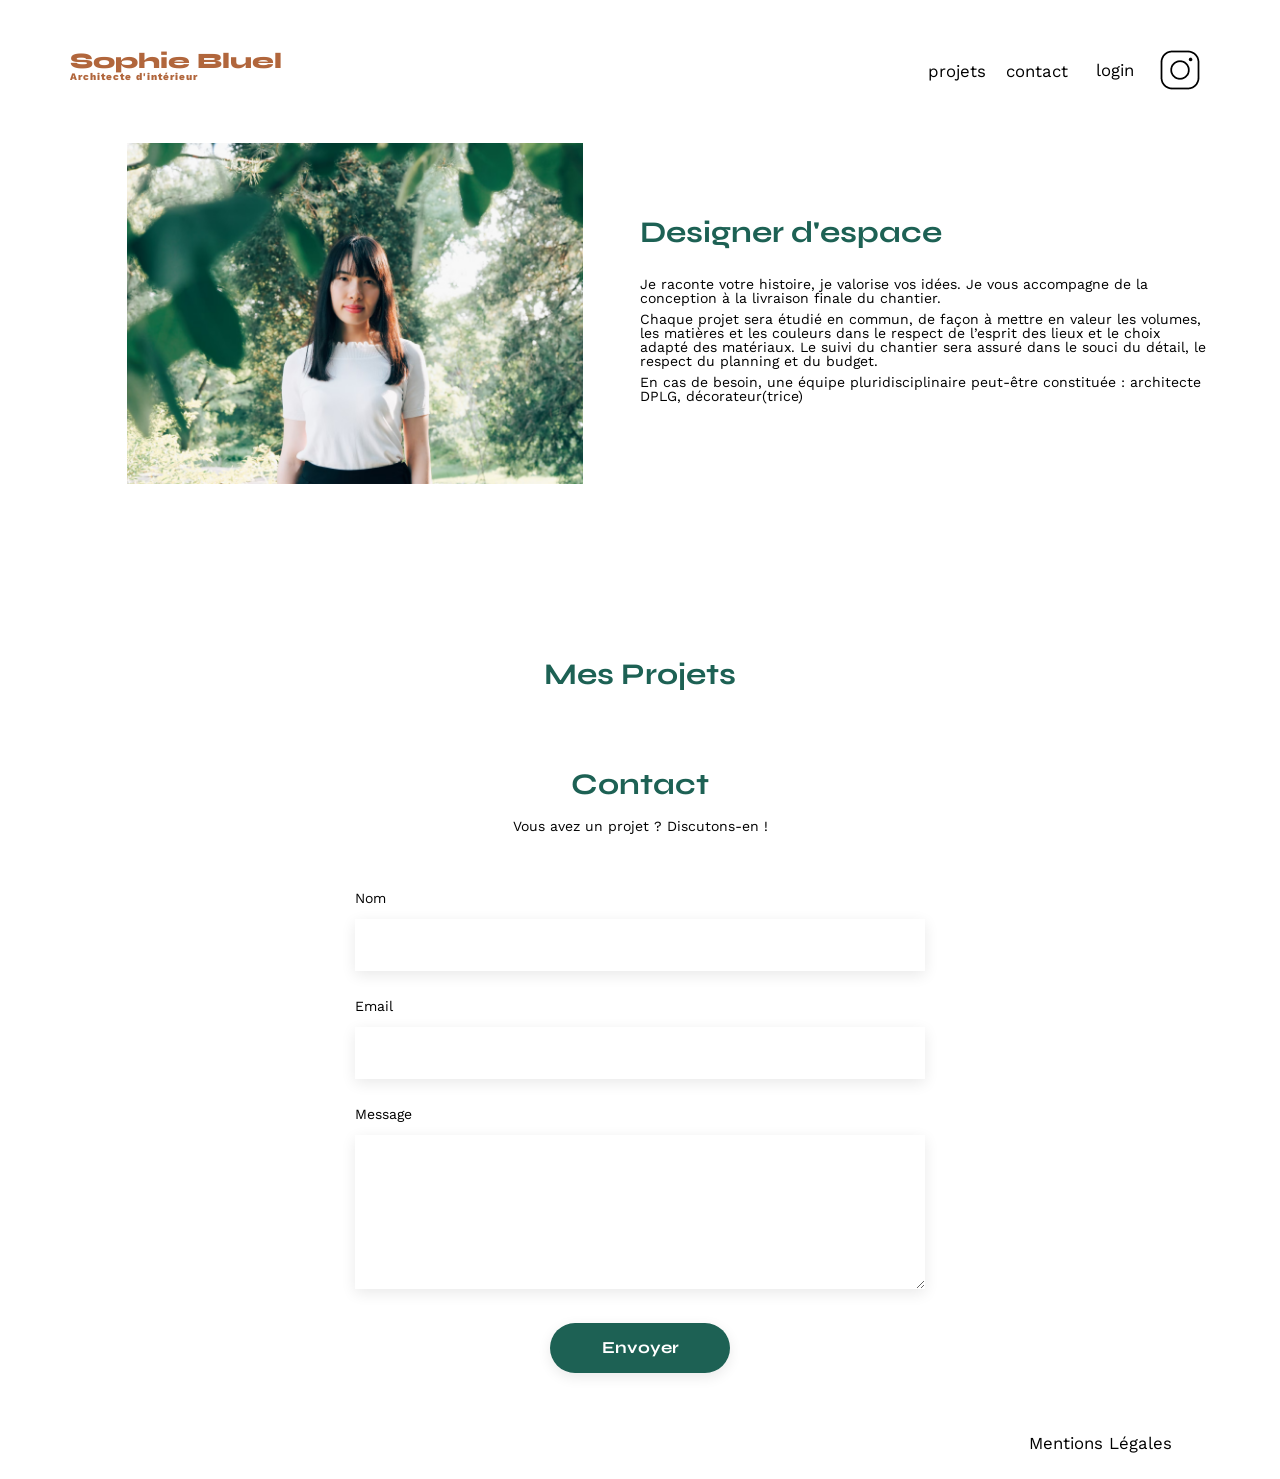
<file: FrontEnd/index.html>
<!DOCTYPE html>
<html lang="fr">

	<head>
		<meta charset="UTF-8">
		<title>Sophie Bluel - Architecte d'intérieur</title>
		<meta name="viewport" content="width=device-width, initial-scale=1.0">
		<link rel="preconnect" href="https://fonts.googleapis.com">
		<link rel="preconnect" href="https://fonts.gstatic.com" crossorigin>
		<link href="https://fonts.googleapis.com/css2?family=Syne:wght@700;800&family=Work+Sans&display=swap" rel="stylesheet">
		<meta name="description" content="">
		<link rel="stylesheet" href="assets/style.css">
		<script src="scripts/script.js" defer></script>
		<script src="scripts/contentmodal.js" defer></script>
		<link rel="stylesheet" href="https://cdnjs.cloudflare.com/ajax/libs/font-awesome/6.2.1/css/all.min.css"
        integrity="sha512-MV7K8+y+gLIBoVD59lQIYicR65iaqukzvf/nwasF0nqhPay5w/9lJmVM2hMDcnK1OnMGCdVK+iQrJ7lzPJQd1w=="
        crossorigin="anonymous" referrerpolicy="no-referrer">
	</head>

	<body>
		<header>
			<h1>Sophie Bluel <span>Architecte d'intérieur</span></h1>
			<nav>
				<ul class="nav-container">
					<a href="#projets"><li>projets</li></a>
					<a href="#contact"><li>contact</li></a>
					<a href="login.html" class="loginbouton"><li>login</li></a>
					<li><img src="./assets/icons/instagram.png" alt="Instagram"></li>
				</ul>
			</nav>
		</header>
		
		<main>

			<div class="modal-container"></div>

			<section id="introduction">
				<figure>
					<img src="./assets/images/sophie-bluel.png" alt="">
				</figure>
				<article>
					<h2>Designer d'espace</h2>
					<p>Je raconte votre histoire, je valorise vos idées. Je vous accompagne de la conception à la livraison finale du chantier.</p>
					<p>Chaque projet sera étudié en commun, de façon à mettre en valeur les volumes, les matières et les couleurs dans le respect de l’esprit des lieux et le choix adapté des matériaux. Le suivi du chantier sera assuré dans le souci du détail, le respect du planning et du budget.</p>
					<p>En cas de besoin, une équipe pluridisciplinaire peut-être constituée : architecte DPLG, décorateur(trice)</p>
				</article>
			</section>
			<section id="portfolio">
				<div class="portfolio"><h2 id="projets">Mes Projets</h2></div>

				<div class="filters">
					<!-- création dynamique des boutons pour trier par catégorie -->
				</div>

				<div class="gallery">
					<!-- insertion dynamique des images de la galerie -->
				</div>
			</section>
			<section id="contact">
				<h2>Contact</h2>
				<p>Vous avez un projet ? Discutons-en !</p>
				<form action="#" method="post">
					<label for="name">Nom</label>
					<input type="text" name="name" id="name">
					<label for="email">Email</label>
					<input type="email" name="email" id="email">
					<label for="message">Message</label>
					<textarea name="message" id="message" cols="30" rows="10"></textarea>
					<input type="submit" value="Envoyer">
				</form>
			</section>
		</main>

		<footer>
			<nav>
				<ul>
					<li>Mentions Légales</li>
				</ul>
			</nav>
		</footer>
	</body>
</html>
</file>
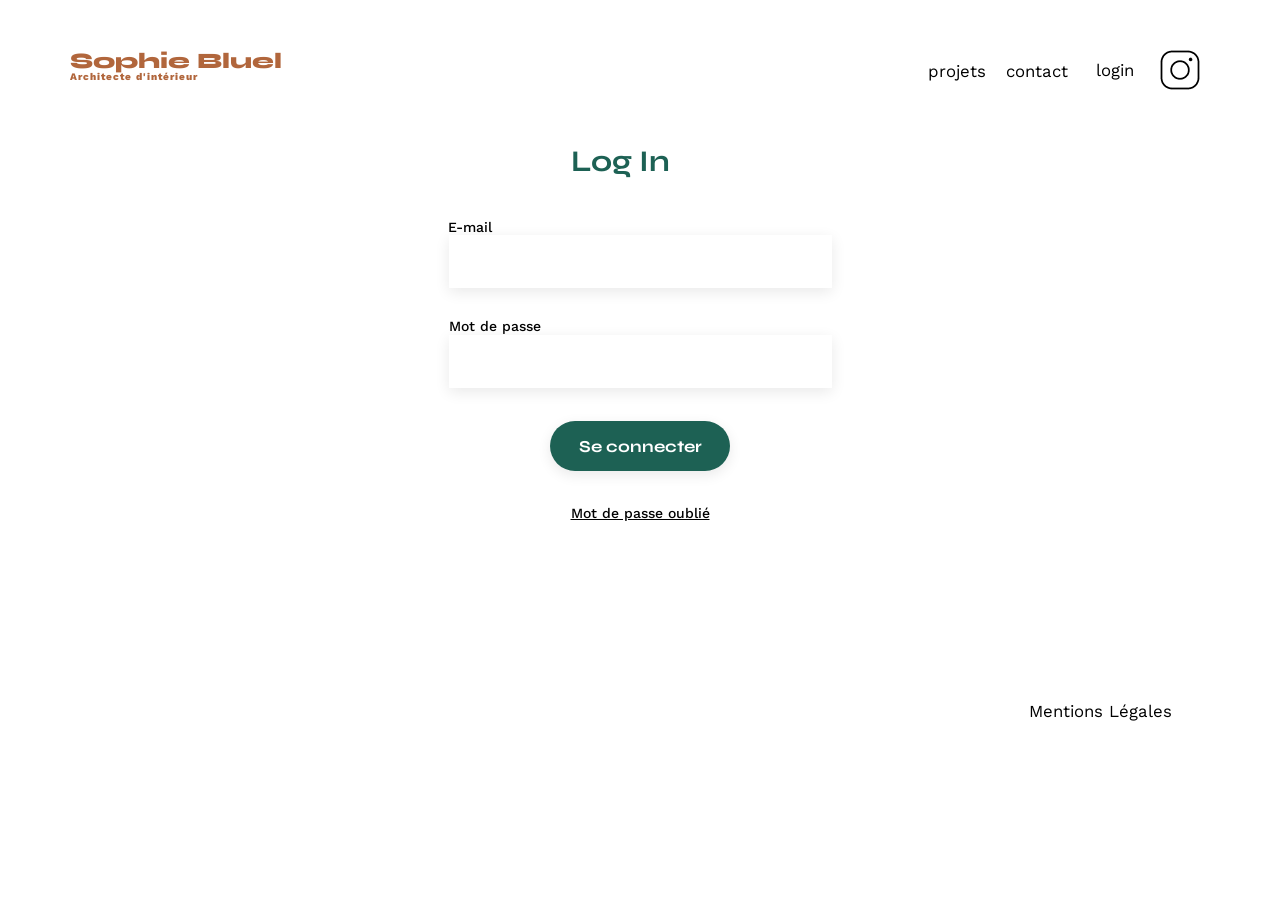
<file: FrontEnd/login.html>
<!DOCTYPE html>
<html lang="fr">
    <head>
        <meta charset="UTF-8">
        <title>Sophie Bluel - Architecte d'intérieur</title>
        <meta name="viewport" content="width=device-width, initial-scale=1.0">
        <link rel="preconnect" href="https://fonts.googleapis.com">
        <link rel="preconnect" href="https://fonts.gstatic.com" crossorigin>
        <link href="https://fonts.googleapis.com/css2?family=Syne:wght@700;800&family=Work+Sans&display=swap" rel="stylesheet">
        <meta name="description" content="">
        <link rel="stylesheet" href="assets/style.css">
        <script src="scripts/login.js" defer></script>
    </head>
    <body>
        <header>
            <a href="index.html"><h1>Sophie Bluel <span>Architecte d'intérieur</span></h1></a>
            <nav>
                <ul class="nav-container">
                    <a href="index.html#portfolio"><li>projets</li></a>
                    <a href="index.html#contact"><li>contact</li></a>
                    <span class="loginbouton"><a href="login.html"><li>login</li></a></span>
                    <li><img src="assets/icons/instagram.png" alt="Instagram"></li>
                </ul>
            </nav>
        </header>
        <main>
            <section id="log-in">
                <h2 class="log-in-title">Log In</h2>
                <form class="log-in-connexion">
                  <label class="email" for="email">E-mail</label>
                  <input type="email" name="email" id="mail" required autocomplete="email" />
                  <label class="password" for="password">Mot de passe</label>
                  <input type="password" name="password" id="password" required autocomplete="current-password" />
                  <input type="submit" value="Se connecter" class="log-in-button" />
                  <p class="error-msg"></p>
                </form>
                <a class="Pwd-forgot" href="#">Mot de passe oublié</a>
            </section>
        </main>
        <footer>
            <nav>
                <ul>
                    <li>Mentions Légales</li>
                </ul>
            </nav>
        </footer>
    </body>
</html>
</file>
<file: FrontEnd/assets/style.css>
/* http://meyerweb.com/eric/tools/css/reset/
v2.0 | 20110126
License: none (public domain)
*/

html, body, div, span, applet, object, iframe,
h1, h2, h3, h4, h5, h6, p, blockquote, pre,
a, abbr, acronym, address, big, cite, code,
del, dfn, em, img, ins, kbd, q, s, samp,
small, strike, strong, sub, sup, tt, var,
b, u, i, center,
dl, dt, dd, ol, ul, li,
fieldset, form, label, legend,
table, caption, tbody, tfoot, thead, tr, th, td,
article, aside, canvas, details, embed,
figure, figcaption, footer, header, hgroup,
menu, nav, output, ruby, section, summary,
time, mark, audio, video {
	margin: 0;
	padding: 0;
	border: 0;
	font-size: 100%;
	font: inherit;
	vertical-align: baseline;
}
/* HTML5 display-role reset for older browsers */
article, aside, details, figcaption, figure,
footer, header, hgroup, menu, nav, section {
	display: block;
}
body {
	line-height: 1;
}
ol, ul {
	list-style: none;
}
blockquote, q {
	quotes: none;
}
blockquote:before, blockquote:after,
q:before, q:after {
	content: '';
	content: none;
}
table {
	border-collapse: collapse;
	border-spacing: 0;
}
/** end reset css**/
body {
	max-width: 1140px;
	margin:auto;
	font-family: 'Work Sans' ;
	font-size: 14px;
}
header {
	display: flex;
	justify-content: space-between;
	margin: 50px 0
}
section {
	margin: 50px 0
}

h1{
	display: flex;
	flex-direction: column;
	font-family: 'Syne';
	font-size: 22px;
	font-weight: 800;
	color: #B1663C
}

h1 > span {
	font-family: 'Work Sans';
	font-size:10px;
	letter-spacing: 0.1em;
}

h2{
	font-family: 'Syne';
	font-weight: 700;
	font-size: 30px;
	color: #1D6154;
}
nav ul {
	display: flex;
	align-items: center;
	list-style-type: none;

}
nav li {
	padding: 0 10px;
	font-size: 1.2em;
}

.nav-container {
	cursor: pointer;
}

li:hover {
	color: #B1663C;
}

.loginbouton {
	cursor: pointer;
	font-family: 'Work Sans';
	color: black;
	width: 55px;
	height: 19px;
	padding: 0px 9px 0px 8px;
}

.loginbouton:hover {
	color: #B1663C;
	cursor: pointer;
}

.logoutbouton {
	cursor: pointer;
	font-family: 'Work Sans';
	color: black;
	width: 55px;
	margin-bottom: -1.5px;
	font-size: 16.5px;
	font-weight: 400;
	line-height: 18.77px;
	text-align: center;
}

.logoutbouton:hover {
	color: #B1663C;
	cursor: pointer;
}

#introduction {
	display: flex;
	align-items: center;
}
#introduction figure {
	flex: 1
}
#introduction img {
	display: block;
	margin: auto;
	width: 80%;
}

#introduction article {
	flex: 1
}
#introduction h2 {
	margin-bottom: 1em;
}

#introduction p {
	margin-bottom: 0.5em;
}
#portfolio h2 {
	text-align: center;
	margin-bottom: 1em;
}

.filters {
	display: flex;
	flex-direction: row;
	justify-content: center;
	gap: 10px;
}

.filter-button {
	background: white;
	height: 37px;
	border-radius: 60px ;
	border: 1px solid #1D6154;
	opacity: 0px;
	margin-bottom: 50px;
	font-family: Syne;
	font-size: 16px;
	text-align: center;
	color: #1D6154;
	box-sizing: border-box;
	padding: 0 20px;
	cursor: pointer;
}

.filter-button-active {
	background-color: #1D6154;
	color: white;
	height: 37px;
	border-radius: 60px ;
	border: 1px solid #1D6154;
	opacity: 0px;
	margin-bottom: 50px;
	font-family: Syne;
	font-size: 16px;
	text-align: center;
	padding: 0 20px;
	cursor: pointer;
}

.gallery {
	width: 100%;
	display: grid;
	grid-template-columns: 1fr 1fr 1fr;
	grid-column-gap: 20px;
	grid-row-gap: 20px;
}

.gallery img {
	width: 100%;

}
#contact {
	width: 50%;
	margin: auto;
}
#contact > * {
	text-align: center;

}
#contact h2{
	margin-bottom: 20px;
}
#contact form {
	text-align: left;
	margin-top:30px;
	display: flex;
	flex-direction: column;
}

#contact input {
	height: 50px;
	font-size: 1.2em;
	border: none;
	box-shadow: 0px 4px 14px rgba(0, 0, 0, 0.09);
}
#contact label {
	margin: 2em 0 1em 0;
}
#contact textarea {
	border: none;
	box-shadow: 0px 4px 14px rgba(0, 0, 0, 0.09);
}

input[type="submit"]{
	font-family: 'Syne';
	font-weight: 700;
	color: white;
	background-color: #1D6154;
	margin : 2em auto ;
	width: 180px;
	text-align: center;
	border-radius: 60px ;
}

footer nav ul {
	display: flex;
	justify-content: flex-end;
	margin: 2em
}

#log-in {
	display: flex;
	flex-direction: column;
	text-align: center;
	margin-bottom: 182px;
}

.log-in-title {
	width: 100px;
	height: 36px;
	gap: 0px;
	opacity: 0px;
	font-family: Syne;
	font-size: 30px;
	font-weight: 700;
	line-height: 36px;
	color: #1D6154;
	text-align: center;
	padding-left: 500px;
}

.log-in-connexion {
	display: flex;
	flex-direction: column;
	margin: 40px 40px 0px 40px;
}

.log-in-button {
	width: 179px;
	height: 36px;
	gap: 0px;
	border-radius: 60px 0px 0px 0px;
	opacity: 0px;
	margin-bottom: 0;
}

.Pwd-forgot {
	margin-top: 0;
	font-family: Work Sans;
	font-size: 14px;
	font-weight: 500;
	line-height: 16.42px;
	text-align: center;
	color: black;
}

#mail {
	width: 379px;
	height: 51px;
	gap: 0px;
	margin: 0 auto;
	margin-bottom: 30px;
}

#password {
	width: 379px;
	height: 51px;
	gap: 0px;
	margin: 0 auto;
}

.log-in-connexion input {
	height: 50px;
	font-size: 1.2em;
	border: none;
	box-shadow: 0px 4px 14px rgba(0, 0, 0, 0.09);
}

.log-in-connexion label {
	font-family: Work Sans;
	font-size: 14px;
	font-weight: 500;
	line-height: 16.42px;
}

.email {
	padding-right: 340px;
}

.password {
	padding-right: 290px;
}

header a {
	text-decoration: none;
	color: black;
}

#editionBar {
	width: 100%;
	height: 59px;
	background-color: black;
	top: 0;
	left: 0;
	right: 0;
	position: absolute;
}

.editionMode {
	display: flex;
	justify-content: center;
	align-items: center;
	gap: 10px;
	margin-top: 23px;
	color: white;
	font-size: 16px;
	font-weight: 400;
}

.editionMode i {
	cursor: pointer;
	width: 15.58px;
	height: 15.58px;
	background-color: black;
	color: white;
}

.editionMode p {
	cursor: pointer;
}

.portfolio {
	display: flex;
	flex-direction: row;
	justify-content: center;
}

.portfolio p {
	display: flex;
	justify-content: center;
	align-self: flex-start;
	margin-top: 135px;
	font-family: Work Sans;
	font-size: 14px;
	font-weight: 400;
	line-height: 16.42px;
	text-align: center;
}

.portfolio i {
	background-color: white;
	color: black;
	font-size: larger;
	margin: 135px 5px 0px 30px;
	width: 15.58px;
	height: 15.58px;
	cursor: pointer;
}

.portfolio p {
	cursor: pointer;
}

.modal {
	position: fixed;
	height: 100vh;
	width: 100vw;
	background-color: rgba(0, 0, 0, 0.5);
	z-index: 10;
	top: 0;
	left: 0;
	display: flex;
	justify-content: center;
	align-items: center;
}

.portfolio h2 {
	margin: 125px 0;
}

.modal-content {
	width: 630px;
	height: 688px;
	border-radius: 10px;
	opacity: 0px;
	background-color: white;
}

.modal-line {
	display: flex;
	margin: 30px auto 0 auto;
	width: 420px;
	height: 0px;
	border: 0.5px solid #B3B3B3;
}

.modal-content h2 {
	color: black;
	width: 173px;
	height: 30px;
	font-family: Work Sans;
	font-size: 26px;
	font-weight: 400;
	line-height: 30.5px;
	padding: 10px 0 0 225px;
}
.close {
	display: flex;
	flex-direction: row;
	font-size: 35px;
	margin: 20px 0 0 570px;
	width: 24px;
	height: 24px;
	cursor: pointer;
}

.divbutton{
	display: flex;
	justify-content: center;
}

.modal-content button {
	width: 237px;
	height: 36px;
	border-radius: 60px;
	border: 0 solid #1D6154;
	opacity: 0px;
	background-color: #1D6154;
	color: white;
	cursor: pointer;
	margin-top: 30px;
}


.image-container {
	display: flex;
	flex-direction: row;
	flex-wrap: wrap;
	justify-content: left;
	align-items: center;
	width: 460px;
	max-height: 420px;
	margin: 50px 0 0 100px;
	gap: 8.5px;
	overflow: auto;

}
.fa-arrow-left {
	display: flex;
	flex-direction: row;
	font-size: 25px;
	width: 24px;
	height: 24px;
	margin: 30px -50px 0 25px;
	cursor: pointer;
}


.image-container figure {
	display: flex;
}

.add-image {
	height: 100%;
	object-fit: contain;
	object-position: center;
}

.image-container img {
	display: flex;
	width: 76.61px;
	height: 102.57px;
	margin-bottom: 20px;
	gap: 10px;
}


.display-none {
	display: none;
}

.display-block {
	display: block;
}

.modal-figure {
	position: relative;
}

.carre-noir {
	display: flex;
	justify-content: center;
	align-items: center;
	top: 5px;
	right: 5px;
	z-index: 20;
	background-color: black;
	width: 20px;
	height: 20px;
	border-radius: 2px;
	position: absolute;
	cursor: pointer;
}

.fa-trash-can {
	color: white;
}

.banniere-modal2 {
	display: flex;
	flex-direction: row;
}
.div-formulaire-modal {
	display: flex;
	width: 418px;
	height: 200px;
	margin-left: 100px;
}

.h2-modal2 {
	display: flex;
	font-family: Work Sans;
	font-size: 26px;
	font-weight: 400;
	line-height: 30.5px;
	text-align: center;
	align-self: center;
}


.div-formulaire-modal label {
	width: 32px;
	height: 16px;
	font-family: Work Sans;
	font-size: 14px;
	font-weight: 500;
	line-height: 16.42px;
	text-align: left;
}

.image-ajouter-photo {
	display: flex;
	flex-direction: column;
	width: 420px;
	height: 169px;
	border-radius: 3px;
	background-color: #E8F1F6;
	margin: 0px 0 35px 100px;
	z-index: 1;
}

.fa-image {
	display: flex;
	margin: 7.5px 0 0 170px;
	width: 76px;
	height: 76px;
	padding: 9.5px 3.93px 6.88px 3.93px;
	color: #B9C5CC;
	font-size: 74px;
}

.bouton-ajout-photo {
	display: flex;
	align-items: center;
	justify-content: center;
	width: 173px;
	height: 34px;
	border-radius: 50px;
	opacity: 0px;
	background-color: #CBD6DC;
	font-family: Work Sans;
	font-size: 13px;
	font-weight: 500;
	line-height: 16.42px;
	text-align: center;
	color: #306685;
	font-weight: bold;
	margin: 0 auto;
}

.image-ajouter-photo input {
	display: none;
	opacity: 0;
}

.image-ajouter-photo p {
	width: 94px;
	height: 12px;
	opacity: 0px;
	font-family: Work Sans;
	font-size: 10px;
	font-weight: 400;
	line-height: 11.73px;
	text-align: center;
	margin: 5px auto 0;
}

.div-formulaire-modal form {
	display: flex;
	flex-direction: column;
	gap: 10px;
}

.div-formulaire-modal input {
	width: 402px;
	height: 51px;
	margin-bottom: 25px;
	font-family: Work Sans;
	font-size: 14px;
	font-weight: 400;
	line-height: 16.42px;
	text-align: left;
	padding-left: 15px;
	color: #444444;
	border: none;
	box-shadow: 0px 4px 14px rgba(0, 0, 0, 0.09);
}

.div-formulaire-modal select {
	width: 418px;
	height: 51px;
	font-family: Work Sans;
	font-size: 14px;
	font-weight: 400;
	line-height: 16.42px;
	text-align: left;
	padding-left: 15px;
	color: #444444;
	border: none;
	box-shadow: 0px 4px 14px rgba(0, 0, 0, 0.09);
}

.image-ajouter-photo button {
	opacity: 0px;
	background-color: #A7A7A7;
	font-family: Syne;
	font-size: 14px;
	font-weight: 700;
	line-height: 16.8px;
	text-align: center;
}
</file>
